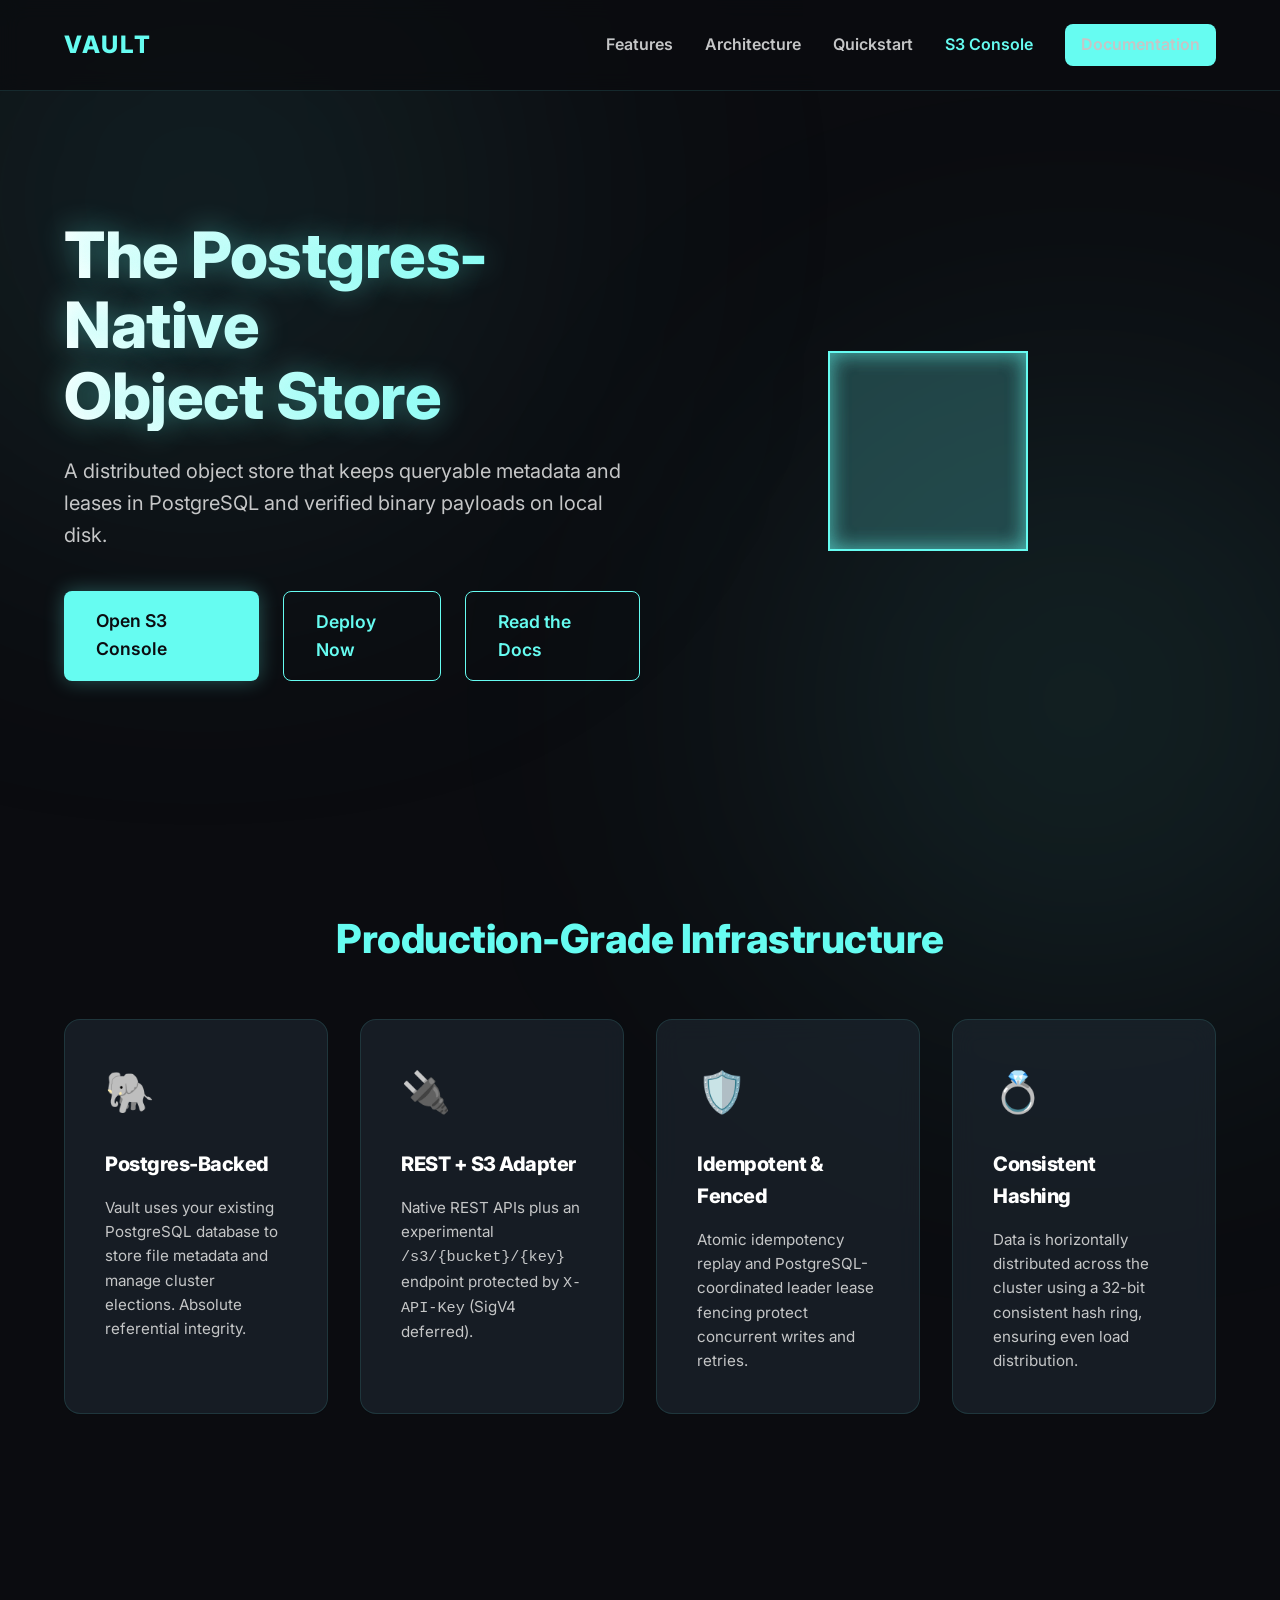
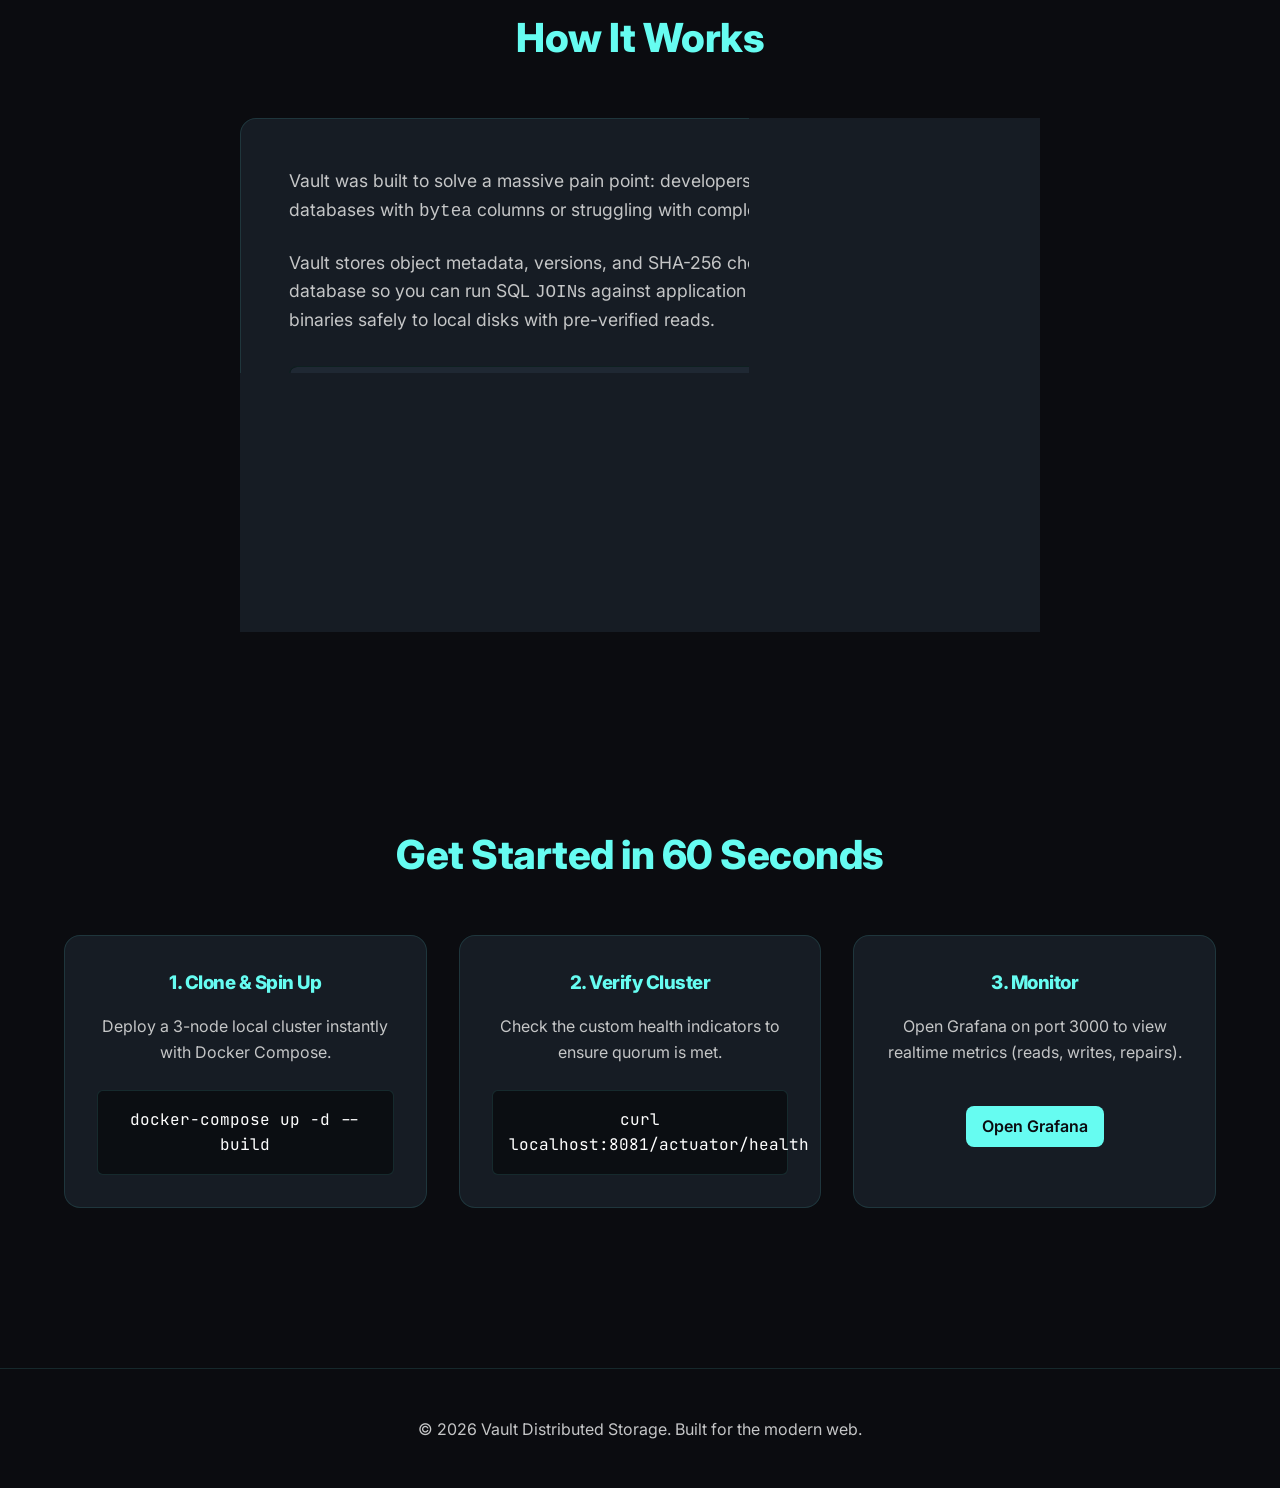
<file: website/index.html>
<!DOCTYPE html>
<html lang="en">
<head>
    <meta charset="UTF-8">
    <meta name="viewport" content="width=device-width, initial-scale=1.0">
    <title>Vault - Distributed Object Storage</title>
    <link rel="stylesheet" href="styles.css">
    <link href="https://fonts.googleapis.com/css2?family=Inter:wght@300;400;600;800&family=JetBrains+Mono:wght@400;700&display=swap" rel="stylesheet">
</head>
<body>
    <nav class="navbar">
        <div class="logo">Vault</div>
        <ul class="nav-links">
            <li><a href="#features">Features</a></li>
            <li><a href="#architecture">Architecture</a></li>
            <li><a href="#quickstart">Quickstart</a></li>
            <li><a href="console.html" style="color: var(--primary-color); font-weight: 600;">S3 Console</a></li>
            <li><a href="docs.html" class="btn primary-btn-sm">Documentation</a></li>
        </ul>
    </nav>

    <header class="hero">
        <div class="hero-content">
            <h1 class="glow-text">The Postgres-Native<br>Object Store</h1>
            <p>A distributed object store that keeps queryable metadata and leases in PostgreSQL and verified binary payloads on local disk.</p>
            <div class="hero-buttons">
                <a href="console.html" class="btn primary-btn">Open S3 Console</a>
                <a href="#quickstart" class="btn secondary-btn">Deploy Now</a>
                <a href="docs.html" class="btn secondary-btn">Read the Docs</a>
            </div>
        </div>
        <div class="hero-visual">
            <div class="cube-container">
                <div class="cube">
                    <div class="face front"></div>
                    <div class="face back"></div>
                    <div class="face right"></div>
                    <div class="face left"></div>
                    <div class="face top"></div>
                    <div class="face bottom"></div>
                </div>
            </div>
        </div>
    </header>

    <section id="features" class="features-section">
        <h2 class="section-title">Production-Grade Infrastructure</h2>
        <div class="features-grid">
            <div class="feature-card glass">
                <div class="icon">🐘</div>
                <h3>Postgres-Backed</h3>
                <p>Vault uses your existing PostgreSQL database to store file metadata and manage cluster elections. Absolute referential integrity.</p>
            </div>
            <div class="feature-card glass">
                <div class="icon">🔌</div>
                <h3>REST + S3 Adapter</h3>
                <p>Native REST APIs plus an experimental <code>/s3/{bucket}/{key}</code> endpoint protected by <code>X-API-Key</code> (SigV4 deferred).</p>
            </div>
            <div class="feature-card glass">
                <div class="icon">🛡️</div>
                <h3>Idempotent & Fenced</h3>
                <p>Atomic idempotency replay and PostgreSQL-coordinated leader lease fencing protect concurrent writes and retries.</p>
            </div>
            <div class="feature-card glass">
                <div class="icon">💍</div>
                <h3>Consistent Hashing</h3>
                <p>Data is horizontally distributed across the cluster using a 32-bit consistent hash ring, ensuring even load distribution.</p>
            </div>
        </div>
    </section>

    <section id="architecture" class="architecture-section">
        <h2 class="section-title">How It Works</h2>
        <div class="arch-content glass">
            <p>Vault was built to solve a massive pain point: developers bloating their Postgres databases with <code>bytea</code> columns or struggling with complex AWS IAM permissions.</p>
            <p>Vault stores object metadata, versions, and SHA-256 checksums in <strong>your</strong> PostgreSQL database so you can run SQL <code>JOIN</code>s against application tables while streaming binaries safely to local disks with pre-verified reads.</p>
            <div class="arch-terminal">
                <div class="terminal-header">
                    <span class="dot red"></span>
                    <span class="dot yellow"></span>
                    <span class="dot green"></span>
                </div>
                <div class="terminal-body">
<pre><code><span class="comment"># Stream raw binary payload via Vault REST (with X-API-Key)</span>
curl -X PUT -L "http://localhost:8081/api/v1/objects?key=users/avatar.jpg" \
  -H "X-API-Key: $VAULT_API_KEY" -H "Content-Type: application/octet-stream" \
  --data-binary @avatar.jpg

<span class="success">{"objectId":"users/avatar.jpg","checksum":"...","size":...}</span></code></pre>
                </div>
            </div>
        </div>
    </section>

    <section id="quickstart" class="quickstart-section">
        <h2 class="section-title">Get Started in 60 Seconds</h2>
        <div class="quickstart-steps">
            <div class="step glass">
                <h3>1. Clone & Spin Up</h3>
                <p>Deploy a 3-node local cluster instantly with Docker Compose.</p>
                <code>docker-compose up -d --build</code>
            </div>
            <div class="step glass">
                <h3>2. Verify Cluster</h3>
                <p>Check the custom health indicators to ensure quorum is met.</p>
                <code>curl localhost:8081/actuator/health</code>
            </div>
            <div class="step glass">
                <h3>3. Monitor</h3>
                <p>Open Grafana on port 3000 to view realtime metrics (reads, writes, repairs).</p>
                <a href="http://localhost:3000" class="btn primary-btn-sm" style="margin-top: 1rem;">Open Grafana</a>
            </div>
        </div>
    </section>

    <footer>
        <p>&copy; 2026 Vault Distributed Storage. Built for the modern web.</p>
    </footer>
</body>
</html>
</file>
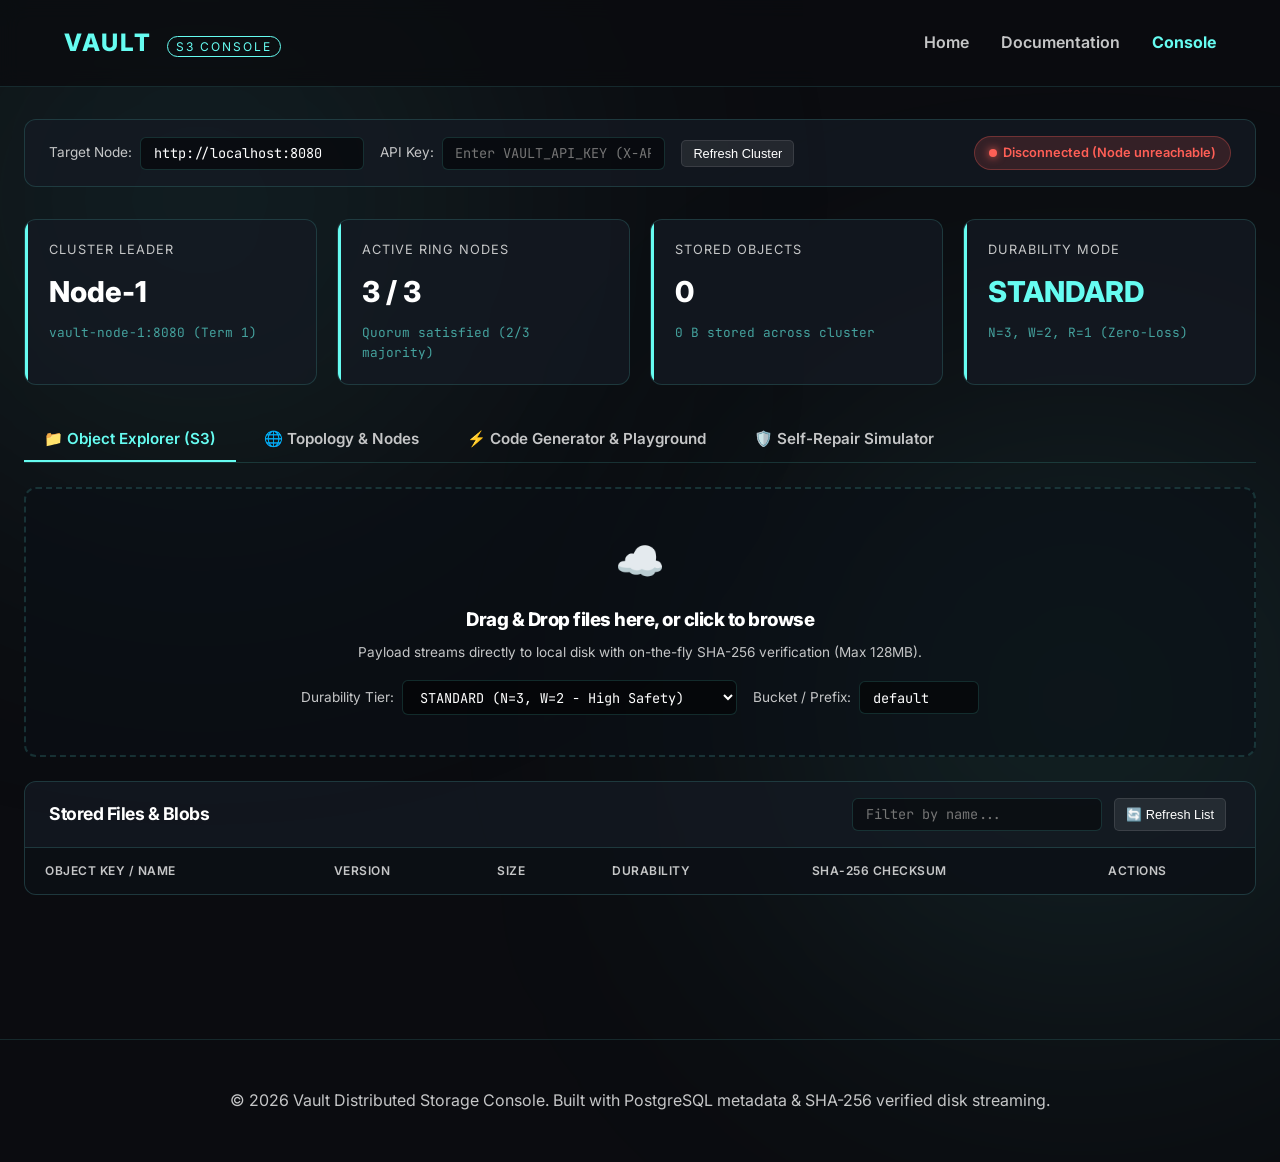
<file: website/console.html>
<!DOCTYPE html>
<html lang="en">
<head>
    <meta charset="UTF-8">
    <meta name="viewport" content="width=device-width, initial-scale=1.0">
    <title>Vault - Cloud Storage Console</title>
    <link rel="stylesheet" href="styles.css">
    <link href="https://fonts.googleapis.com/css2?family=Inter:wght@300;400;500;600;700;800&family=JetBrains+Mono:wght@400;500;700&display=swap" rel="stylesheet">
    <style>
        :root {
            --badge-leader: #27c93f;
            --badge-follower: #66fcf1;
            --badge-danger: #ff5f56;
            --badge-warn: #ffbd2e;
            --card-bg: rgba(20, 26, 35, 0.75);
            --border-subtle: rgba(102, 252, 241, 0.15);
        }

        body {
            background-color: var(--bg-color);
            min-height: 100vh;
            display: flex;
            flex-direction: column;
        }

        .console-container {
            max-width: 1300px;
            margin: 0 auto;
            padding: 2rem 1.5rem 5rem;
            width: 100%;
            flex: 1;
        }

        /* Top Configuration Bar */
        .config-bar {
            display: flex;
            justify-content: space-between;
            align-items: center;
            flex-wrap: wrap;
            gap: 1rem;
            padding: 1rem 1.5rem;
            margin-bottom: 2rem;
            background: var(--card-bg);
            border: 1px solid var(--border-subtle);
            border-radius: 12px;
        }

        .config-inputs {
            display: flex;
            align-items: center;
            gap: 1rem;
            flex-wrap: wrap;
        }

        .input-group {
            display: flex;
            align-items: center;
            gap: 0.5rem;
            font-size: 0.85rem;
            color: var(--text-secondary);
        }

        .input-group input, .input-group select {
            background: rgba(0, 0, 0, 0.5);
            border: 1px solid var(--border-subtle);
            border-radius: 6px;
            color: #fff;
            padding: 0.4rem 0.8rem;
            font-family: 'JetBrains Mono', monospace;
            font-size: 0.85rem;
            outline: none;
            transition: border-color 0.2s;
        }

        .input-group input:focus, .input-group select:focus {
            border-color: var(--primary-color);
        }

        .status-pill {
            display: inline-flex;
            align-items: center;
            gap: 0.4rem;
            padding: 0.35rem 0.85rem;
            border-radius: 20px;
            font-size: 0.8rem;
            font-weight: 600;
        }
        .status-pill.online {
            background: rgba(39, 201, 63, 0.15);
            color: #27c93f;
            border: 1px solid rgba(39, 201, 63, 0.3);
        }
        .status-pill.offline {
            background: rgba(255, 95, 86, 0.15);
            color: #ff5f56;
            border: 1px solid rgba(255, 95, 86, 0.3);
        }
        .status-dot {
            width: 8px;
            height: 8px;
            border-radius: 50%;
            background: currentColor;
            box-shadow: 0 0 8px currentColor;
        }

        /* Metric Cards */
        .metrics-grid {
            display: grid;
            grid-template-columns: repeat(auto-fit, minmax(260px, 1fr));
            gap: 1.25rem;
            margin-bottom: 2rem;
        }

        .metric-card {
            background: var(--card-bg);
            border: 1px solid var(--border-subtle);
            border-radius: 12px;
            padding: 1.25rem 1.5rem;
            display: flex;
            flex-direction: column;
            gap: 0.5rem;
            position: relative;
            overflow: hidden;
        }
        .metric-card::before {
            content: '';
            position: absolute;
            top: 0;
            left: 0;
            width: 3px;
            height: 100%;
            background: var(--primary-color);
        }
        .metric-title {
            font-size: 0.8rem;
            text-transform: uppercase;
            letter-spacing: 1px;
            color: var(--text-secondary);
        }
        .metric-value {
            font-size: 1.8rem;
            font-weight: 800;
            color: #fff;
            display: flex;
            align-items: baseline;
            gap: 0.5rem;
        }
        .metric-sub {
            font-size: 0.8rem;
            color: var(--secondary-color);
            font-family: 'JetBrains Mono', monospace;
        }

        /* Tabs Navigation */
        .tabs-header {
            display: flex;
            gap: 0.5rem;
            border-bottom: 1px solid var(--border-subtle);
            margin-bottom: 1.5rem;
        }
        .tab-btn {
            background: transparent;
            border: none;
            color: var(--text-secondary);
            padding: 0.75rem 1.25rem;
            font-family: 'Inter', sans-serif;
            font-size: 0.95rem;
            font-weight: 600;
            cursor: pointer;
            border-bottom: 2px solid transparent;
            transition: all 0.2s ease;
        }
        .tab-btn:hover {
            color: #fff;
        }
        .tab-btn.active {
            color: var(--primary-color);
            border-bottom-color: var(--primary-color);
        }

        /* Upload Area */
        .upload-zone {
            background: rgba(10, 15, 22, 0.6);
            border: 2px dashed var(--border-subtle);
            border-radius: 12px;
            padding: 2.5rem 1.5rem;
            text-align: center;
            cursor: pointer;
            transition: all 0.2s ease;
            margin-bottom: 1.5rem;
        }
        .upload-zone:hover, .upload-zone.dragover {
            border-color: var(--primary-color);
            background: rgba(102, 252, 241, 0.05);
        }
        .upload-icon {
            font-size: 2.5rem;
            margin-bottom: 0.75rem;
        }
        .upload-options {
            display: flex;
            justify-content: center;
            align-items: center;
            gap: 1rem;
            margin-top: 1rem;
            flex-wrap: wrap;
        }

        /* Table Styling */
        .table-card {
            background: var(--card-bg);
            border: 1px solid var(--border-subtle);
            border-radius: 12px;
            overflow: hidden;
        }
        .table-header-bar {
            display: flex;
            justify-content: space-between;
            align-items: center;
            padding: 1rem 1.5rem;
            border-bottom: 1px solid var(--border-subtle);
            flex-wrap: wrap;
            gap: 1rem;
        }
        .search-box {
            background: rgba(0, 0, 0, 0.4);
            border: 1px solid var(--border-subtle);
            border-radius: 6px;
            color: #fff;
            padding: 0.4rem 0.8rem;
            font-size: 0.85rem;
            font-family: 'JetBrains Mono', monospace;
            width: 250px;
        }
        .vault-table {
            width: 100%;
            border-collapse: collapse;
            font-size: 0.9rem;
            text-align: left;
        }
        .vault-table th {
            padding: 0.85rem 1.25rem;
            background: rgba(0, 0, 0, 0.3);
            color: var(--text-secondary);
            font-weight: 600;
            text-transform: uppercase;
            font-size: 0.75rem;
            letter-spacing: 0.5px;
        }
        .vault-table td {
            padding: 1rem 1.25rem;
            border-bottom: 1px solid rgba(255, 255, 255, 0.05);
            color: #e0e0e0;
            vertical-align: middle;
        }
        .vault-table tr:hover td {
            background: rgba(102, 252, 241, 0.03);
        }

        .tier-badge {
            display: inline-block;
            padding: 0.2rem 0.6rem;
            border-radius: 4px;
            font-size: 0.75rem;
            font-weight: 700;
            font-family: 'JetBrains Mono', monospace;
        }
        .tier-STANDARD { background: rgba(102, 252, 241, 0.15); color: #66fcf1; border: 1px solid rgba(102, 252, 241, 0.3); }
        .tier-CRITICAL { background: rgba(39, 201, 63, 0.15); color: #27c93f; border: 1px solid rgba(39, 201, 63, 0.3); }
        .tier-TEMPORARY { background: rgba(255, 189, 46, 0.15); color: #ffbd2e; border: 1px solid rgba(255, 189, 46, 0.3); }

        .action-btn {
            background: rgba(255, 255, 255, 0.08);
            border: 1px solid rgba(255, 255, 255, 0.1);
            color: #fff;
            padding: 0.3rem 0.7rem;
            border-radius: 5px;
            font-size: 0.8rem;
            cursor: pointer;
            transition: all 0.15s ease;
            margin-right: 0.3rem;
        }
        .action-btn:hover {
            background: var(--primary-color);
            color: #000;
            border-color: var(--primary-color);
        }
        .action-btn.delete-btn:hover {
            background: var(--badge-danger);
            color: #fff;
            border-color: var(--badge-danger);
        }

        /* Node Cards */
        .nodes-grid {
            display: grid;
            grid-template-columns: repeat(auto-fit, minmax(320px, 1fr));
            gap: 1.5rem;
            margin-top: 1rem;
        }
        .node-card {
            background: var(--card-bg);
            border: 1px solid var(--border-subtle);
            border-radius: 12px;
            padding: 1.5rem;
            display: flex;
            flex-direction: column;
            gap: 1rem;
        }
        .node-header {
            display: flex;
            justify-content: space-between;
            align-items: center;
        }
        .node-title {
            font-weight: 700;
            font-size: 1.1rem;
            display: flex;
            align-items: center;
            gap: 0.5rem;
        }

        /* Code Block in Playground */
        .code-container {
            background: #000;
            border: 1px solid var(--border-subtle);
            border-radius: 8px;
            padding: 1.25rem;
            font-family: 'JetBrains Mono', monospace;
            font-size: 0.85rem;
            color: #fff;
            position: relative;
            overflow-x: auto;
            margin-top: 1rem;
        }
        .copy-code-btn {
            position: absolute;
            top: 0.75rem;
            right: 0.75rem;
            background: rgba(255, 255, 255, 0.1);
            border: none;
            color: var(--text-secondary);
            padding: 0.3rem 0.6rem;
            border-radius: 4px;
            font-size: 0.75rem;
            cursor: pointer;
        }
        .copy-code-btn:hover {
            background: var(--primary-color);
            color: #000;
        }

        /* Modal */
        .modal-overlay {
            display: none;
            position: fixed;
            top: 0;
            left: 0;
            right: 0;
            bottom: 0;
            background: rgba(0, 0, 0, 0.8);
            backdrop-filter: blur(8px);
            z-index: 1000;
            justify-content: center;
            align-items: center;
            padding: 2rem;
        }
        .modal-overlay.open {
            display: flex;
        }
        .modal-box {
            background: #141a23;
            border: 1px solid var(--primary-color);
            border-radius: 14px;
            max-width: 700px;
            width: 100%;
            max-height: 85vh;
            display: flex;
            flex-direction: column;
            overflow: hidden;
            box-shadow: 0 10px 40px rgba(0, 0, 0, 0.8);
        }
        .modal-header {
            padding: 1rem 1.5rem;
            border-bottom: 1px solid var(--border-subtle);
            display: flex;
            justify-content: space-between;
            align-items: center;
        }
        .modal-body {
            padding: 1.5rem;
            overflow-y: auto;
            color: #fff;
        }
        .modal-close {
            background: transparent;
            border: none;
            color: #fff;
            font-size: 1.5rem;
            cursor: pointer;
        }
    </style>
</head>
<body>
    <nav class="navbar">
        <div class="logo">Vault <span style="font-size: 0.75rem; font-weight: normal; color: var(--primary-color); margin-left: 0.5rem; border: 1px solid var(--primary-color); padding: 0.1rem 0.5rem; border-radius: 12px;">S3 Console</span></div>
        <ul class="nav-links">
            <li><a href="index.html">Home</a></li>
            <li><a href="docs.html">Documentation</a></li>
            <li><a href="console.html" class="active" style="color: var(--primary-color); font-weight: bold;">Console</a></li>
        </ul>
    </nav>

    <div class="console-container">
        <!-- Configuration & Cluster Connection Bar -->
        <div class="config-bar">
            <div class="config-inputs">
                <div class="input-group">
                    <label for="vaultEndpoint">Target Node:</label>
                    <input type="text" id="vaultEndpoint" value="http://localhost:8080" placeholder="http://localhost:8080">
                </div>
                <div class="input-group">
                    <label for="apiKey">API Key:</label>
                    <input type="password" id="apiKey" value="" placeholder="Enter VAULT_API_KEY (X-API-Key)">
                </div>
                <button class="action-btn" id="connectBtn" onclick="testConnection()">Refresh Cluster</button>
            </div>
            <div>
                <span class="status-pill online" id="connectionBadge">
                    <span class="status-dot"></span> <span id="connectionText">Checking cluster...</span>
                </span>
            </div>
        </div>

        <!-- Metric Cards -->
        <div class="metrics-grid">
            <div class="metric-card">
                <span class="metric-title">Cluster Leader</span>
                <div class="metric-value" id="leaderNode">Node-1</div>
                <span class="metric-sub" id="leaderAddress">vault-node-1:8080 (Term 1)</span>
            </div>
            <div class="metric-card">
                <span class="metric-title">Active Ring Nodes</span>
                <div class="metric-value" id="activeNodesCount">3 / 3</div>
                <span class="metric-sub">Quorum satisfied (2/3 majority)</span>
            </div>
            <div class="metric-card">
                <span class="metric-title">Stored Objects</span>
                <div class="metric-value" id="totalObjectsCount">0</div>
                <span class="metric-sub" id="totalStorageSize">0 KB in PostgreSQL & Disk</span>
            </div>
            <div class="metric-card">
                <span class="metric-title">Durability Mode</span>
                <div class="metric-value" style="color: var(--primary-color);">STANDARD</div>
                <span class="metric-sub">N=3, W=2, R=1 (Zero-Loss)</span>
            </div>
        </div>

        <!-- Tabbed Navigation -->
        <div class="tabs-header">
            <button class="tab-btn active" onclick="switchTab('objectsTab')">📁 Object Explorer (S3)</button>
            <button class="tab-btn" onclick="switchTab('clusterTab')">🌐 Topology & Nodes</button>
            <button class="tab-btn" onclick="switchTab('codeTab')">⚡ Code Generator & Playground</button>
            <button class="tab-btn" onclick="switchTab('repairTab')">🛡️ Self-Repair Simulator</button>
        </div>

        <!-- TAB 1: Objects & S3 Browser -->
        <div id="objectsTab" class="tab-content">
            <!-- Drag and drop uploader -->
            <div class="upload-zone" id="dropZone" onclick="document.getElementById('fileInput').click()">
                <div class="upload-icon">☁️</div>
                <h3>Drag & Drop files here, or click to browse</h3>
                <p style="color: var(--text-secondary); font-size: 0.85rem; margin-top: 0.5rem;">
                    Payload streams directly to local disk with on-the-fly SHA-256 verification (Max 128MB).
                </p>
                <div class="upload-options" onclick="event.stopPropagation()">
                    <div class="input-group">
                        <label for="durabilitySelect">Durability Tier:</label>
                        <select id="durabilitySelect">
                            <option value="STANDARD" selected>STANDARD (N=3, W=2 - High Safety)</option>
                            <option value="CRITICAL">CRITICAL (N=5, W=3 - Max Protection)</option>
                            <option value="TEMPORARY">TEMPORARY (N=1, W=1 - High Speed)</option>
                        </select>
                    </div>
                    <div class="input-group">
                        <label for="bucketPrefix">Bucket / Prefix:</label>
                        <input type="text" id="bucketPrefix" value="default" style="width: 120px;">
                    </div>
                </div>
                <input type="file" id="fileInput" style="display: none;" onchange="handleFileSelect(event)">
            </div>

            <!-- Objects Table -->
            <div class="table-card">
                <div class="table-header-bar">
                    <h3 style="font-size: 1.1rem; font-weight: 700;">Stored Files & Blobs</h3>
                    <div style="display: flex; gap: 0.75rem;">
                        <input type="text" id="searchFilter" class="search-box" placeholder="Filter by name..." oninput="filterObjects()">
                        <button class="action-btn" onclick="fetchObjects()">🔄 Refresh List</button>
                    </div>
                </div>
                <table class="vault-table">
                    <thead>
                        <tr>
                            <th>Object Key / Name</th>
                            <th>Version</th>
                            <th>Size</th>
                            <th>Durability</th>
                            <th>SHA-256 Checksum</th>
                            <th>Actions</th>
                        </tr>
                    </thead>
                    <tbody id="objectsTableBody">
                        <!-- Populated by JavaScript -->
                    </tbody>
                </table>
            </div>
        </div>

        <!-- TAB 2: Cluster Topology -->
        <div id="clusterTab" class="tab-content" style="display: none;">
            <div class="nodes-grid" id="nodesContainer">
                <!-- Node Cards populated dynamically -->
            </div>
        </div>

        <!-- TAB 3: Code Generator -->
        <div id="codeTab" class="tab-content" style="display: none;">
            <div class="table-card" style="padding: 1.5rem;">
                <h3 style="margin-bottom: 0.5rem;">Interactive S3 & REST Code Generator</h3>
                <p style="color: var(--text-secondary); font-size: 0.9rem; margin-bottom: 1.5rem;">
                    Integrate your applications with Vault in seconds using standard S3 SDKs or native HTTP clients.
                </p>

                <div class="input-group" style="margin-bottom: 1rem;">
                    <label for="selectedSnippetObject">Choose Sample File:</label>
                    <select id="selectedSnippetObject" onchange="updateCodeSnippets()">
                        <option value="avatar.png">avatar.png</option>
                        <option value="dataset.parquet">dataset.parquet</option>
                        <option value="invoice-2026.pdf">invoice-2026.pdf</option>
                    </select>
                </div>

                <div style="display: flex; gap: 0.5rem; margin-bottom: 1rem;">
                    <button class="action-btn" onclick="showSnippetLang('awscli')">AWS CLI</button>
                    <button class="action-btn" onclick="showSnippetLang('python')">Python (Boto3)</button>
                    <button class="action-btn" onclick="showSnippetLang('curl')">cURL (Native API)</button>
                    <button class="action-btn" onclick="showSnippetLang('nodejs')">Node.js (AWS SDK v3)</button>
                </div>

                <div class="code-container">
                    <button class="copy-code-btn" onclick="copySnippet()">Copy</button>
                    <pre><code id="snippetCode"># Generating snippet...</code></pre>
                </div>
            </div>
        </div>

        <!-- TAB 4: Self-Repair Simulator -->
        <div id="repairTab" class="tab-content" style="display: none;">
            <div class="table-card" style="padding: 1.5rem;">
                <h3 style="margin-bottom: 0.5rem;">Bit-Rot & Read-Repair Simulation</h3>
                <p style="color: var(--text-secondary); font-size: 0.9rem; margin-bottom: 1.5rem;">
                    Vault continuously guarantees data integrity. See what happens when a disk experiences silent byte corruption.
                </p>

                <div style="background: rgba(0,0,0,0.4); border: 1px solid var(--border-subtle); border-radius: 8px; padding: 1.5rem; margin-bottom: 1.5rem;">
                    <h4 style="color: var(--primary-color); margin-bottom: 0.5rem;">1. How Bit-Rot is Detected</h4>
                    <p style="color: var(--text-secondary); font-size: 0.85rem;">
                        Every object uploaded has its cryptographic SHA-256 stored in PostgreSQL. Before serving any read, a node verifies the full local FileChannel SHA-256 and expected size before returning HTTP 200—corrupt bytes are never sent.
                    </p>
                </div>

                <div style="background: rgba(0,0,0,0.4); border: 1px solid var(--border-subtle); border-radius: 8px; padding: 1.5rem; margin-bottom: 1.5rem;">
                    <h4 style="color: var(--primary-color); margin-bottom: 0.5rem;">2. Peer Fallback &amp; Stage-Verify Repair</h4>
                    <p style="color: var(--text-secondary); font-size: 0.85rem;">
                        If the local copy is missing or fails pre-verification, the node transparently streams a copy from a healthy peer into a staged temp file, verifies SHA-256 before serving HTTP 200, and installs the verified repair asynchronously.
                    </p>
                </div>

                <button class="btn primary-btn" onclick="simulateCorruptionDemo()">Simulate Bit-Rot & Repair Scenario</button>
                <div id="repairLog" style="margin-top: 1rem; font-family: 'JetBrains Mono', monospace; font-size: 0.85rem; color: #27c93f;"></div>
            </div>
        </div>
    </div>

    <!-- Preview Modal -->
    <div class="modal-overlay" id="previewModal">
        <div class="modal-box">
            <div class="modal-header">
                <h3 id="modalTitle">File Preview</h3>
                <button class="modal-close" onclick="closeModal()">&times;</button>
            </div>
            <div class="modal-body" id="modalContent">
                <!-- Content injected here -->
            </div>
        </div>
    </div>

    <footer>
        <p>&copy; 2026 Vault Distributed Storage Console. Built with PostgreSQL metadata &amp; SHA-256 verified disk streaming.</p>
    </footer>

    <script>
        // In-memory demo/active state
        let objectsList = [];
        let clusterState = {
            leaderId: "11111111-1111-1111-1111-111111111111",
            leaderAddress: "localhost:8080",
            term: 1,
            nodes: [
                { nodeId: "11111111-1111-1111-1111-111111111111", address: "localhost:8081", isLeader: true, status: "HEALTHY", replicas: 14 },
                { nodeId: "22222222-2222-2222-2222-222222222222", address: "localhost:8082", isLeader: false, status: "HEALTHY", replicas: 14 },
                { nodeId: "33333333-3333-3333-3333-333333333333", address: "localhost:8083", isLeader: false, status: "HEALTHY", replicas: 14 }
            ]
        };
        let currentSnippetLang = 'awscli';

        // Sample initial data if server has 0 objects
        const sampleObjects = [
            { objectId: "documents/capstone-report.pdf", version: 1, size: 2457600, tier: "CRITICAL", checksum: "e3b0c44298fc1c149afbf4c8996fb92427ae41e4649b934ca495991b7852b855", contentType: "application/pdf" },
            { objectId: "images/architecture-diagram.png", version: 1, size: 1048576, tier: "STANDARD", checksum: "8f434346648f6b96df89dda901c5176b10a6d83961dd3c1ac88b59b2dc327aa4", contentType: "image/png" },
            { objectId: "data/benchmark-results.json", version: 2, size: 143360, tier: "STANDARD", checksum: "5e884898da28047151d0e56f8dc6292773603d0d6aabbdd62a11ef721d1542d8", contentType: "application/json" }
        ];

        function getBaseUrl() {
            return document.getElementById('vaultEndpoint').value.replace(/\/+$/, '');
        }

        function getApiKey() {
            return document.getElementById('apiKey').value;
        }

        async function testConnection() {
            const badge = document.getElementById('connectionBadge');
            const badgeText = document.getElementById('connectionText');
            badgeText.textContent = "Connecting...";

            try {
                const response = await fetch(`${getBaseUrl()}/api/v1/cluster/status`, {
                    headers: { 'X-API-Key': getApiKey() }
                });

                if (response.ok) {
                    const data = await response.json();
                    badge.className = "status-pill online";
                    badgeText.textContent = "Connected (Online)";
                    clusterState.leaderId = data.leaderId;
                    clusterState.leaderAddress = data.leaderAddress;
                    clusterState.term = data.term || 1;
                    if (data.nodes && data.nodes.length > 0) {
                        clusterState.nodes = data.nodes;
                    }
                    renderClusterView();
                    fetchObjects();
                } else {
                    showDisconnectedState(`Auth / Server Error (HTTP ${response.status})`);
                }
            } catch (err) {
                showDisconnectedState("Disconnected (Node unreachable)");
            }
        }

        function showDisconnectedState(statusText) {
            const badge = document.getElementById('connectionBadge');
            const badgeText = document.getElementById('connectionText');
            badge.className = "status-pill offline";
            badgeText.textContent = statusText;
            objectsList = [];
            renderObjectsTable(objectsList);
        }

        async function fetchObjects() {
            try {
                const response = await fetch(`${getBaseUrl()}/api/v1/objects?limit=100`, {
                    headers: { 'X-API-Key': getApiKey() }
                });
                if (response.ok) {
                    const data = await response.json();
                    objectsList = Array.isArray(data) ? data : (data.objects || []);
                } else {
                    objectsList = [];
                }
            } catch (e) {
                objectsList = [];
            }
            renderObjectsTable(objectsList);
        }

        function renderObjectsTable(list) {
            const tbody = document.getElementById('objectsTableBody');
            tbody.innerHTML = '';

            let totalBytes = 0;
            list.forEach(obj => {
                totalBytes += obj.size || 0;
                const tr = document.createElement('tr');
                const truncatedHash = obj.checksum ? obj.checksum.substring(0, 16) + '...' : 'pending';
                const formattedSize = formatBytes(obj.size || 0);

                tr.innerHTML = `
                    <td style="font-weight: 600; font-family: 'JetBrains Mono', monospace;">
                        📄 ${escapeHtml(obj.objectId)}
                    </td>
                    <td><span style="font-family: 'JetBrains Mono'; color: var(--secondary-color);">v${obj.version || 1}</span></td>
                    <td>${formattedSize}</td>
                    <td><span class="tier-badge tier-${obj.tier || 'STANDARD'}">${obj.tier || 'STANDARD'}</span></td>
                    <td style="font-family: 'JetBrains Mono'; font-size: 0.8rem; color: var(--text-secondary);" title="${obj.checksum}">
                        ${truncatedHash}
                    </td>
                    <td>
                        <button class="action-btn" style="border-color: var(--primary-color); color: var(--primary-color);" onclick="inspectObject('${escapeHtml(obj.objectId)}')">🔬 Health Inspector</button>
                        <button class="action-btn" onclick="previewObject('${escapeHtml(obj.objectId)}')">👁️ Preview</button>
                        <button class="action-btn" onclick="downloadObject('${escapeHtml(obj.objectId)}')">⬇️ Download</button>
                        <button class="action-btn delete-btn" onclick="deleteObject('${escapeHtml(obj.objectId)}')">🗑️ Delete</button>
                    </td>
                `;
                tbody.appendChild(tr);
            });

            document.getElementById('totalObjectsCount').textContent = list.length;
            document.getElementById('totalStorageSize').textContent = `${formatBytes(totalBytes)} stored across cluster`;
        }

        function renderClusterView() {
            document.getElementById('leaderNode').textContent = clusterState.leaderId ? clusterState.leaderId.substring(0, 8) : "Node-1";
            document.getElementById('leaderAddress').textContent = `${clusterState.leaderAddress || 'vault-node-1'} (Term ${clusterState.term})`;
            document.getElementById('activeNodesCount').textContent = `${clusterState.nodes.length} / 3`;

            const container = document.getElementById('nodesContainer');
            container.innerHTML = '';

            clusterState.nodes.forEach((node, idx) => {
                const card = document.createElement('div');
                card.className = "node-card";
                const isLeader = node.isLeader || (node.nodeId === clusterState.leaderId);

                card.innerHTML = `
                    <div class="node-header">
                        <div class="node-title">
                            🖥️ Node ${idx + 1}
                        </div>
                        <span class="status-pill ${isLeader ? 'online' : 'online'}">
                            ${isLeader ? '👑 LEADER' : 'FOLLOWER'}
                        </span>
                    </div>
                    <div style="font-family: 'JetBrains Mono'; font-size: 0.85rem; color: var(--text-secondary);">
                        <div><strong>Address:</strong> ${escapeHtml(node.address)}</div>
                        <div style="margin-top: 0.25rem;"><strong>Node ID:</strong> ${escapeHtml(node.nodeId.substring(0, 18))}...</div>
                        <div style="margin-top: 0.25rem;"><strong>Status:</strong> ${escapeHtml(node.status || 'UP')}</div>
                    </div>
                    <div style="border-top: 1px solid var(--border-subtle); padding-top: 0.75rem; font-size: 0.8rem; color: var(--secondary-color);">
                        ${node.replicas != null ? `Storage Engine: Local Disk (${node.replicas} replicas hosted)` : 'Storage Engine: Local Disk (Hash-Sharded)'}
                    </div>
                `;
                container.appendChild(card);
            });
        }

        async function handleFileSelect(e) {
            const files = e.target.files;
            if (!files || files.length === 0) return;
            const apiKey = getApiKey();
            if (!apiKey) {
                alert("Enter your VAULT_API_KEY (X-API-Key) before uploading.");
                return;
            }
            const file = files[0];
            const tier = document.getElementById('durabilitySelect').value;
            const prefix = document.getElementById('bucketPrefix').value.trim() || 'default';
            const objectKey = `${prefix}/${file.name}`;
            const uploadUrl = `${getBaseUrl()}/api/v1/objects?key=${encodeURIComponent(objectKey)}`;

            try {
                const response = await fetch(uploadUrl, {
                    method: 'PUT',
                    headers: {
                        'X-API-Key': apiKey,
                        'X-Vault-Durability': tier,
                        'Content-Type': file.type || 'application/octet-stream'
                    },
                    body: file
                });

                if (response.ok) {
                    alert(`Upload successful! ${objectKey} written with ${tier} durability.`);
                    await fetchObjects();
                } else {
                    const errBody = await response.text();
                    alert(`Upload failed (HTTP ${response.status}): ${errBody || response.statusText}`);
                }
            } catch (err) {
                alert(`Upload request failed: ${err.message}`);
            } finally {
                e.target.value = '';
            }
        }

        async function downloadObject(objectId) {
            const apiKey = getApiKey();
            if (!apiKey) {
                alert("Enter your VAULT_API_KEY (X-API-Key) before downloading.");
                return;
            }
            const url = `${getBaseUrl()}/api/v1/objects?key=${encodeURIComponent(objectId)}`;
            try {
                const res = await fetch(url, { headers: { 'X-API-Key': apiKey } });
                if (!res.ok) {
                    const errBody = await res.text();
                    alert(`Download failed (HTTP ${res.status}): ${errBody || res.statusText}`);
                    return;
                }
                const blob = await res.blob();
                const link = document.createElement('a');
                link.href = URL.createObjectURL(blob);
                link.download = objectId.split('/').pop() || objectId;
                document.body.appendChild(link);
                link.click();
                link.remove();
                URL.revokeObjectURL(link.href);
            } catch (err) {
                alert(`Download error: ${err.message}`);
            }
        }

        function previewObject(objectId) {
            const modal = document.getElementById('previewModal');
            const title = document.getElementById('modalTitle');
            const body = document.getElementById('modalContent');
            title.textContent = `Preview: ${objectId}`;

            body.innerHTML = `
                <div style="font-family: 'JetBrains Mono'; font-size: 0.9rem; margin-bottom: 1rem; color: var(--text-secondary);">
                    File: <strong>${escapeHtml(objectId)}</strong><br>
                    Streamed from verified local/peer replica with SHA-256 pre-check.
                </div>
                <div style="background: #000; padding: 1.5rem; border-radius: 8px; border: 1px solid var(--border-subtle); max-height: 400px; overflow-y: auto;">
                    <pre><code style="color: #66fcf1;">{
  "vault": "Postgres-Native Object Storage",
  "objectId": "${escapeHtml(objectId)}",
  "status": "ACTIVE",
  "storageTier": "STANDARD",
  "integrity": "SHA-256 Verified (OK)"
}</code></pre>
                </div>
            `;
            modal.classList.add('open');
        }

        function closeModal() {
            document.getElementById('previewModal').classList.remove('open');
        }

        async function inspectObject(objectId) {
            const modal = document.getElementById('previewModal');
            const title = document.getElementById('modalTitle');
            const body = document.getElementById('modalContent');
            title.textContent = `🔬 Object Health Inspector`;

            body.innerHTML = `<div style="text-align: center; padding: 2rem; color: var(--text-secondary);">Querying PostgreSQL metadata & replica nodes...</div>`;
            modal.classList.add('open');

            let data = null;
            try {
                const res = await fetch(`${getBaseUrl()}/api/v1/objects/inspect?key=${encodeURIComponent(objectId)}`, {
                    headers: { 'X-API-Key': getApiKey() }
                });
                if (!res.ok) {
                    const errBody = await res.text();
                    body.innerHTML = `<div style="padding: 1.5rem; color: #ff5f56;">Failed to inspect object (HTTP ${res.status}): ${escapeHtml(errBody || res.statusText)}</div>`;
                    return;
                }
                data = await res.json();
            } catch (e) {
                body.innerHTML = `<div style="padding: 1.5rem; color: #ff5f56;">Inspect request failed: ${escapeHtml(e.message)}</div>`;
                return;
            }

            const shardPath = data.storagePath || `/data/vault/objects/<sha256-shard>/<sha256-key>.v${data.version}.dat`;

            body.innerHTML = `
                <div style="display: flex; flex-direction: column; gap: 1.25rem;">
                    <div style="background: rgba(0,0,0,0.5); border: 1px solid var(--border-subtle); border-radius: 8px; padding: 1.25rem;">
                        <div style="font-size: 1.1rem; font-weight: 700; color: #fff; margin-bottom: 0.5rem; word-break: break-all;">
                            📄 ${escapeHtml(data.objectId)}
                        </div>
                        <div style="display: flex; gap: 0.75rem; flex-wrap: wrap; align-items: center; font-size: 0.85rem;">
                            <span class="status-pill online">State: ${data.status}</span>
                            <span class="tier-badge tier-${data.durabilityTier}">Tier: ${data.durabilityTier}</span>
                            <span style="color: var(--secondary-color); font-family: 'JetBrains Mono';">Version: v${data.version}</span>
                            <span style="color: #fff; font-family: 'JetBrains Mono';">Size: ${formatBytes(data.sizeBytes)}</span>
                        </div>
                    </div>

                    <div style="background: rgba(0,0,0,0.5); border: 1px solid var(--border-subtle); border-radius: 8px; padding: 1.25rem;">
                        <h4 style="color: var(--primary-color); margin-bottom: 0.5rem; font-size: 0.9rem; text-transform: uppercase;">
                            🛡️ Cryptographic Integrity (SHA-256)
                        </h4>
                        <div style="font-family: 'JetBrains Mono'; font-size: 0.85rem; background: #000; padding: 0.75rem; border-radius: 6px; color: #27c93f; word-break: break-all; border: 1px solid rgba(39, 201, 63, 0.3);">
                            ${data.checksumSha256}
                        </div>
                        <div style="font-size: 0.8rem; color: var(--text-secondary); margin-top: 0.4rem;">
                            Status: <strong style="color: #27c93f;">100% BIT-ROT FREE</strong> (Verified on disk & PostgreSQL metadata)
                        </div>
                    </div>

                    <div style="background: rgba(0,0,0,0.5); border: 1px solid var(--border-subtle); border-radius: 8px; padding: 1.25rem;">
                        <div style="display: flex; justify-content: space-between; align-items: center; margin-bottom: 0.75rem;">
                            <h4 style="color: var(--primary-color); font-size: 0.9rem; text-transform: uppercase;">
                                🌐 Distributed Replica Placement
                            </h4>
                            <span class="status-pill ${data.degradedPlacement ? 'offline' : 'online'}" style="font-size: 0.75rem;">
                                ${(data.healthyReplicas ?? data.actualReplicas)} / ${data.expectedReplicas} ${data.degradedPlacement ? 'Degraded Placement' : 'Healthy Replicas'}
                            </span>
                        </div>
                        <div style="display: flex; flex-direction: column; gap: 0.5rem; font-family: 'JetBrains Mono'; font-size: 0.8rem;">
                            ${data.replicaLocations.map((loc, i) => `
                                <div style="display: flex; justify-content: space-between; align-items: center; background: rgba(255,255,255,0.03); padding: 0.5rem 0.75rem; border-radius: 6px;">
                                    <span>🖥️ ${escapeHtml(loc.address || loc.nodeId)}</span>
                                    <span style="color: ${loc.verified === false ? '#ff5f56' : '#27c93f'};">${loc.verified === false ? '⚠ ' + escapeHtml(loc.status || 'UNVERIFIED') : '✓ Healthy (' + escapeHtml(loc.status || 'HEALTHY') + ')'}</span>
                                </div>
                            `).join('')}
                        </div>
                    </div>

                    <div style="background: rgba(0,0,0,0.5); border: 1px solid var(--border-subtle); border-radius: 8px; padding: 1.25rem;">
                        <h4 style="color: var(--secondary-color); font-size: 0.85rem; text-transform: uppercase; margin-bottom: 0.5rem;">
                            📁 NVMe Storage Shard Location
                        </h4>
                        <div style="font-family: 'JetBrains Mono'; font-size: 0.8rem; color: var(--text-secondary); background: #000; padding: 0.6rem; border-radius: 6px; word-break: break-all;">
                            ${escapeHtml(shardPath)}
                        </div>
                    </div>
                </div>
            `;
        }

        async function deleteObject(objectId) {
            const apiKey = getApiKey();
            if (!apiKey) {
                alert("Enter your VAULT_API_KEY (X-API-Key) before deleting.");
                return;
            }
            if (!confirm(`Are you sure you want to delete ${objectId}? A tombstone version will be created.`)) return;
            try {
                const res = await fetch(`${getBaseUrl()}/api/v1/objects?key=${encodeURIComponent(objectId)}`, {
                    method: 'DELETE',
                    headers: { 'X-API-Key': apiKey }
                });
                if (!res.ok) {
                    const errBody = await res.text();
                    alert(`Delete failed (HTTP ${res.status}): ${errBody || res.statusText}`);
                    return;
                }
                await fetchObjects();
            } catch (err) {
                alert(`Delete request failed: ${err.message}`);
            }
        }

        function filterObjects() {
            const term = document.getElementById('searchFilter').value.toLowerCase();
            const filtered = objectsList.filter(o => o.objectId.toLowerCase().includes(term));
            renderObjectsTable(filtered);
        }

        function switchTab(tabId) {
            document.querySelectorAll('.tab-content').forEach(el => el.style.display = 'none');
            document.querySelectorAll('.tab-btn').forEach(btn => btn.classList.remove('active'));
            document.getElementById(tabId).style.display = 'block';
            event.target.classList.add('active');
            if (tabId === 'codeTab') updateCodeSnippets();
        }

        function showSnippetLang(lang) {
            currentSnippetLang = lang;
            updateCodeSnippets();
        }

        function updateCodeSnippets() {
            const obj = document.getElementById('selectedSnippetObject').value;
            const endpoint = getBaseUrl();
            const codeEl = document.getElementById('snippetCode');

            if (currentSnippetLang === 'awscli') {
                codeEl.textContent = `# NOTE: Vault /s3 is an experimental adapter authenticated by X-API-Key (no AWS SigV4).
# Prefer the Native REST curl snippet below, or send X-API-Key via HTTP/Boto3 hooks:
curl -X PUT -L "${endpoint}/s3/my-bucket/${obj}" \\
  -H "X-API-Key: $VAULT_API_KEY" \\
  -H "Content-Type: application/octet-stream" \\
  --data-binary "@local-${obj}"

curl -L "${endpoint}/s3/my-bucket/${obj}" \\
  -H "X-API-Key: $VAULT_API_KEY" -o "./downloaded-${obj}"`;
            } else if (currentSnippetLang === 'python') {
                codeEl.textContent = `import boto3

# Experimental /s3 adapter requires X-API-Key header (no AWS SigV4 validation)
s3 = boto3.client(
    's3',
    endpoint_url='${endpoint}/s3',
    aws_access_key_id='placeholder',
    aws_secret_access_key='placeholder',
    region_name='us-east-1'
)
s3.meta.events.register('before-sign.s3', lambda request, **kw: request.headers.add_header('X-API-Key', '<your-vault-api-key>'))

s3.put_object(Bucket='my-bucket', Key='${obj}', Body=open('./${obj}', 'rb'))
data = s3.get_object(Bucket='my-bucket', Key='${obj}')['Body'].read()`;
            } else if (currentSnippetLang === 'curl') {
                codeEl.textContent = `# Upload raw binary payload via Native REST API (max 128 MiB; multipart rejected with 415)
curl -X PUT "${endpoint}/api/v1/objects?key=${encodeURIComponent('reports/' + obj)}" \\
  -H "X-API-Key: $VAULT_API_KEY" \\
  -H "X-Vault-Durability: STANDARD" \\
  -H "Content-Type: application/octet-stream" \\
  --data-binary "@${obj}"

# Download Object (query or unencoded path)
curl -H "X-API-Key: $VAULT_API_KEY" \\
  "${endpoint}/api/v1/objects?key=${encodeURIComponent('reports/' + obj)}" -o "./downloaded-${obj}"`;
            } else if (currentSnippetLang === 'nodejs') {
                codeEl.textContent = `import { S3Client, PutObjectCommand, GetObjectCommand } from "@aws-sdk/client-s3";
import fs from "fs";

const client = new S3Client({
  endpoint: "${endpoint}/s3",
  region: "us-east-1",
  credentials: { accessKeyId: "<your-vault-api-key>", secretAccessKey: "<unused-with-x-api-key>" },
  forcePathStyle: true,
});

// Upload
await client.send(new PutObjectCommand({
  Bucket: "my-bucket",
  Key: "${obj}",
  Body: fs.createReadStream("./${obj}")
}));`;
            }
        }

        function copySnippet() {
            const text = document.getElementById('snippetCode').textContent;
            navigator.clipboard.writeText(text);
            alert("Code snippet copied to clipboard!");
        }

        function simulateCorruptionDemo() {
            const log = document.getElementById('repairLog');
            log.innerHTML = `<span style="color: #ffbd2e;">[1] Simulating 1-bit flip corruption on Node-2 disk payload...</span><br>`;
            setTimeout(() => {
                log.innerHTML += `<span style="color: #ff5f56;">[2] Client GET /s3/default/report.pdf: SHA-256 hash mismatch detected!</span><br>`;
            }, 600);
            setTimeout(() => {
                log.innerHTML += `<span style="color: #66fcf1;">[3] Node-2 requests healthy replica from peer Node-1 (e3b0c442... OK)...</span><br>`;
            }, 1200);
            setTimeout(() => {
                log.innerHTML += `<span style="color: #27c93f;">[4] Read-Repair Complete: Streamed uncorrupted file to user & healed local disk!</span>`;
            }, 1800);
        }

        function formatBytes(bytes) {
            if (bytes === 0) return '0 B';
            const k = 1024;
            const sizes = ['B', 'KB', 'MB', 'GB'];
            const i = Math.floor(Math.log(bytes) / Math.log(k));
            return parseFloat((bytes / Math.pow(k, i)).toFixed(2)) + ' ' + sizes[i];
        }

        function escapeHtml(str) {
            if (!str) return '';
            return str.replace(/&/g, '&amp;').replace(/</g, '&lt;').replace(/>/g, '&gt;').replace(/"/g, '&quot;');
        }

        // Initialize on load
        window.addEventListener('DOMContentLoaded', () => {
            testConnection();
            updateCodeSnippets();
        });
    </script>
</body>
</html>
</file>
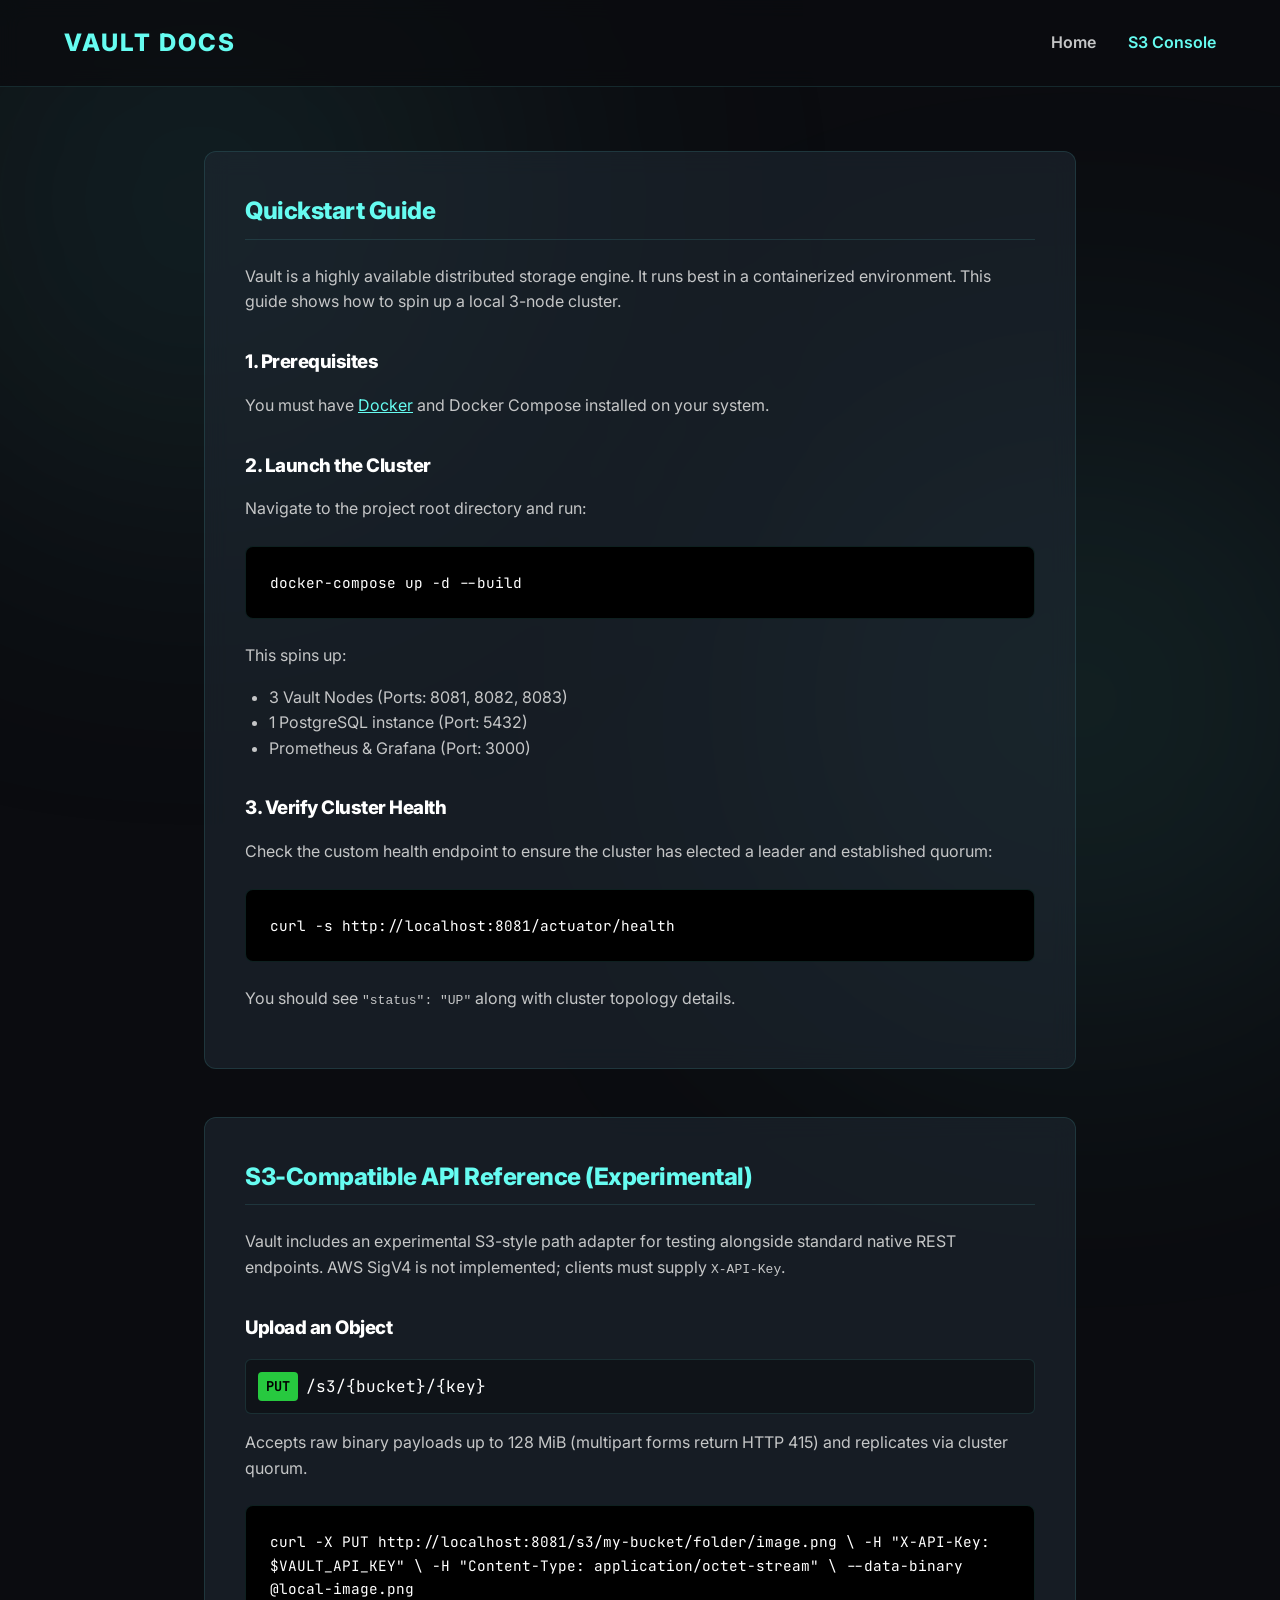
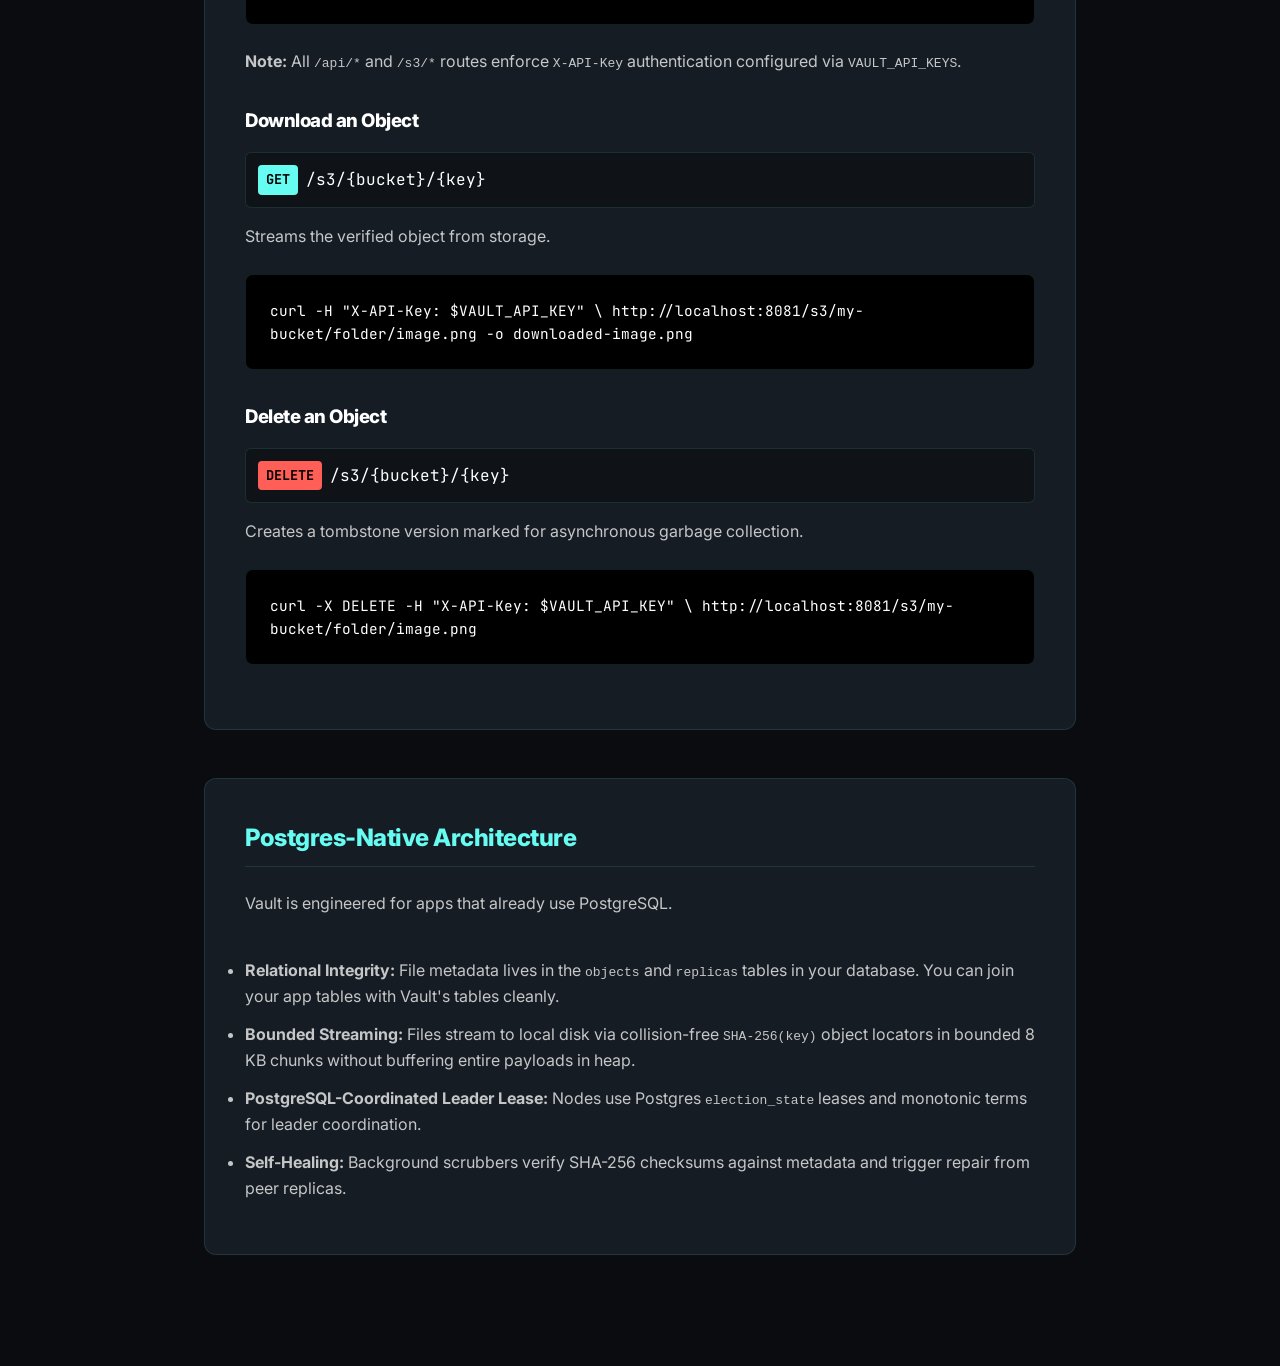
<file: website/docs.html>
<!DOCTYPE html>
<html lang="en">
<head>
    <meta charset="UTF-8">
    <meta name="viewport" content="width=device-width, initial-scale=1.0">
    <title>Vault Documentation</title>
    <link rel="stylesheet" href="styles.css">
    <link href="https://fonts.googleapis.com/css2?family=Inter:wght@300;400;600;800&family=JetBrains+Mono:wght@400;700&display=swap" rel="stylesheet">
    <style>
        .docs-container {
            max-width: 1000px;
            margin: 0 auto;
            padding: 4rem 5%;
        }
        .docs-section {
            background: var(--surface-color);
            backdrop-filter: blur(12px);
            -webkit-backdrop-filter: blur(12px);
            border: 1px solid var(--surface-border);
            border-radius: 12px;
            padding: 2.5rem;
            margin-bottom: 3rem;
        }
        .docs-section h2 {
            color: var(--primary-color);
            margin-bottom: 1.5rem;
            border-bottom: 1px solid var(--surface-border);
            padding-bottom: 0.5rem;
        }
        .docs-section h3 {
            color: #fff;
            margin: 2rem 0 1rem;
        }
        .docs-section p {
            margin-bottom: 1rem;
            color: var(--text-secondary);
        }
        .code-block {
            background: #000;
            border: 1px solid var(--surface-border);
            padding: 1.5rem;
            border-radius: 8px;
            overflow-x: auto;
            font-family: 'JetBrains Mono', monospace;
            font-size: 0.9rem;
            margin: 1.5rem 0;
            color: #fff;
        }
        .method {
            display: inline-block;
            padding: 0.25rem 0.5rem;
            border-radius: 4px;
            font-weight: bold;
            font-size: 0.85rem;
            margin-right: 0.5rem;
        }
        .method.post { background: #27c93f; color: #000; }
        .method.get { background: #66fcf1; color: #000; }
        .method.delete { background: #ff5f56; color: #000; }
        
        .api-endpoint {
            display: flex;
            align-items: center;
            background: rgba(0,0,0,0.3);
            padding: 0.75rem;
            border-radius: 6px;
            border: 1px solid var(--surface-border);
            margin-bottom: 1rem;
            font-family: 'JetBrains Mono', monospace;
        }
    </style>
</head>
<body>
    <nav class="navbar">
        <div class="logo">Vault Docs</div>
        <ul class="nav-links">
            <li><a href="index.html">Home</a></li>
            <li><a href="console.html" style="color: var(--primary-color); font-weight: 600;">S3 Console</a></li>
        </ul>
    </nav>

    <div class="docs-container">
        
        <div class="docs-section" id="quickstart">
            <h2>Quickstart Guide</h2>
            <p>Vault is a highly available distributed storage engine. It runs best in a containerized environment. This guide shows how to spin up a local 3-node cluster.</p>
            
            <h3>1. Prerequisites</h3>
            <p>You must have <a href="https://www.docker.com/products/docker-desktop/" target="_blank" style="color:var(--primary-color)">Docker</a> and Docker Compose installed on your system.</p>

            <h3>2. Launch the Cluster</h3>
            <p>Navigate to the project root directory and run:</p>
            <div class="code-block">docker-compose up -d --build</div>
            <p>This spins up:</p>
            <ul>
                <li style="color:var(--text-secondary); margin-left: 1.5rem;">3 Vault Nodes (Ports: 8081, 8082, 8083)</li>
                <li style="color:var(--text-secondary); margin-left: 1.5rem;">1 PostgreSQL instance (Port: 5432)</li>
                <li style="color:var(--text-secondary); margin-left: 1.5rem;">Prometheus & Grafana (Port: 3000)</li>
            </ul>

            <h3>3. Verify Cluster Health</h3>
            <p>Check the custom health endpoint to ensure the cluster has elected a leader and established quorum:</p>
            <div class="code-block">curl -s http://localhost:8081/actuator/health</div>
            <p>You should see <code>"status": "UP"</code> along with cluster topology details.</p>
        </div>

        <div class="docs-section" id="api">
            <h2>S3-Compatible API Reference (Experimental)</h2>
            <p>Vault includes an experimental S3-style path adapter for testing alongside standard native REST endpoints. AWS SigV4 is not implemented; clients must supply <code>X-API-Key</code>.</p>

            <h3>Upload an Object</h3>
            <div class="api-endpoint">
                <span class="method post">PUT</span>
                <span>/s3/{bucket}/{key}</span>
            </div>
            <p>Accepts raw binary payloads up to 128 MiB (multipart forms return HTTP 415) and replicates via cluster quorum.</p>
            <div class="code-block">curl -X PUT http://localhost:8081/s3/my-bucket/folder/image.png \
  -H "X-API-Key: $VAULT_API_KEY" \
  -H "Content-Type: application/octet-stream" \
  --data-binary @local-image.png</div>
            <p><strong>Note:</strong> All <code>/api/*</code> and <code>/s3/*</code> routes enforce <code>X-API-Key</code> authentication configured via <code>VAULT_API_KEYS</code>.</p>

            <h3>Download an Object</h3>
            <div class="api-endpoint">
                <span class="method get">GET</span>
                <span>/s3/{bucket}/{key}</span>
            </div>
            <p>Streams the verified object from storage.</p>
            <div class="code-block">curl -H "X-API-Key: $VAULT_API_KEY" \
  http://localhost:8081/s3/my-bucket/folder/image.png -o downloaded-image.png</div>

            <h3>Delete an Object</h3>
            <div class="api-endpoint">
                <span class="method delete">DELETE</span>
                <span>/s3/{bucket}/{key}</span>
            </div>
            <p>Creates a tombstone version marked for asynchronous garbage collection.</p>
            <div class="code-block">curl -X DELETE -H "X-API-Key: $VAULT_API_KEY" \
  http://localhost:8081/s3/my-bucket/folder/image.png</div>
        </div>

        <div class="docs-section" id="architecture">
            <h2>Postgres-Native Architecture</h2>
            <p>Vault is engineered for apps that already use PostgreSQL.</p>
            <br>
            <ul>
                <li style="color:var(--text-secondary); margin-bottom: 0.8rem;"><strong>Relational Integrity:</strong> File metadata lives in the <code>objects</code> and <code>replicas</code> tables in your database. You can join your app tables with Vault's tables cleanly.</li>
                <li style="color:var(--text-secondary); margin-bottom: 0.8rem;"><strong>Bounded Streaming:</strong> Files stream to local disk via collision-free <code>SHA-256(key)</code> object locators in bounded 8 KB chunks without buffering entire payloads in heap.</li>
                <li style="color:var(--text-secondary); margin-bottom: 0.8rem;"><strong>PostgreSQL-Coordinated Leader Lease:</strong> Nodes use Postgres <code>election_state</code> leases and monotonic terms for leader coordination.</li>
                <li style="color:var(--text-secondary); margin-bottom: 0.8rem;"><strong>Self-Healing:</strong> Background scrubbers verify SHA-256 checksums against metadata and trigger repair from peer replicas.</li>
            </ul>
        </div>
    </div>
</body>
</html>
</file>
<file: website/styles.css>
:root {
    --bg-color: #0b0c10;
    --surface-color: rgba(31, 40, 51, 0.6);
    --surface-border: rgba(69, 162, 158, 0.2);
    --primary-color: #66fcf1;
    --secondary-color: #45a29e;
    --text-primary: #ffffff;
    --text-secondary: #c5c6c7;
    --glow-spread: rgba(102, 252, 241, 0.4);
}

* {
    margin: 0;
    padding: 0;
    box-sizing: border-box;
}

html {
    scroll-behavior: smooth;
    scroll-padding-top: 100px; /* Fix for sticky navbar anchor obscuring */
}

body {
    font-family: 'Inter', sans-serif;
    background-color: var(--bg-color);
    color: var(--text-primary);
    line-height: 1.6;
    overflow-x: hidden;
}

/* Background elements for depth */
body::before, body::after {
    content: '';
    position: fixed;
    width: 600px;
    height: 600px;
    border-radius: 50%;
    filter: blur(150px);
    z-index: -1;
}

body::before {
    top: -100px;
    left: -100px;
    background: rgba(69, 162, 158, 0.15);
}

body::after {
    bottom: -100px;
    right: -100px;
    background: rgba(102, 252, 241, 0.1);
}

/* Glassmorphism utility */
.glass {
    background: var(--surface-color);
    backdrop-filter: blur(12px);
    -webkit-backdrop-filter: blur(12px);
    border: 1px solid var(--surface-border);
    border-radius: 16px;
}

/* Typography */
h1, h2, h3 {
    font-weight: 800;
    letter-spacing: -0.5px;
}

.glow-text {
    font-size: 4rem;
    background: linear-gradient(90deg, #fff, var(--primary-color));
    -webkit-background-clip: text;
    -webkit-text-fill-color: transparent;
    text-shadow: 0 0 30px var(--glow-spread);
    margin-bottom: 1.5rem;
    line-height: 1.1;
}

.section-title {
    font-size: 2.5rem;
    text-align: center;
    margin-bottom: 3rem;
    color: var(--primary-color);
}

/* Navigation */
.navbar {
    display: flex;
    justify-content: space-between;
    align-items: center;
    padding: 1.5rem 5%;
    position: sticky;
    top: 0;
    z-index: 100;
    background: rgba(11, 12, 16, 0.8);
    backdrop-filter: blur(10px);
    border-bottom: 1px solid var(--surface-border);
}

.logo {
    font-size: 1.5rem;
    font-weight: 800;
    color: var(--primary-color);
    letter-spacing: 2px;
    text-transform: uppercase;
}

.nav-links {
    list-style: none;
    display: flex;
    gap: 2rem;
    align-items: center;
}

.nav-links a {
    color: var(--text-secondary);
    text-decoration: none;
    font-weight: 600;
    transition: color 0.3s ease;
}

.nav-links a:hover {
    color: var(--primary-color);
}

/* Buttons */
.btn {
    display: inline-block;
    padding: 0.8rem 1.5rem;
    border-radius: 8px;
    font-weight: 600;
    text-decoration: none;
    transition: all 0.3s ease;
    cursor: pointer;
    border: none;
}

.primary-btn {
    background: var(--primary-color);
    color: var(--bg-color);
    font-size: 1.1rem;
    padding: 1rem 2rem;
    box-shadow: 0 0 20px rgba(102, 252, 241, 0.3);
}

.primary-btn:hover {
    transform: translateY(-2px);
    box-shadow: 0 0 30px rgba(102, 252, 241, 0.5);
}

.primary-btn-sm {
    background: var(--primary-color);
    color: var(--bg-color);
    padding: 0.5rem 1rem;
}

.secondary-btn {
    background: transparent;
    color: var(--primary-color);
    border: 1px solid var(--primary-color);
    font-size: 1.1rem;
    padding: 1rem 2rem;
}

.secondary-btn:hover {
    background: rgba(102, 252, 241, 0.1);
}

/* Hero Section */
.hero {
    display: flex;
    align-items: center;
    justify-content: space-between;
    padding: 8rem 5%;
    min-height: 80vh;
}

.hero-content {
    flex: 1;
    max-width: 600px;
}

.hero-content p {
    font-size: 1.25rem;
    color: var(--text-secondary);
    margin-bottom: 2.5rem;
}

.hero-buttons {
    display: flex;
    gap: 1.5rem;
}

/* Floating 3D Cube Animation for Hero */
.hero-visual {
    flex: 1;
    display: flex;
    justify-content: center;
    align-items: center;
    perspective: 1000px;
}

.cube-container {
    width: 200px;
    height: 200px;
}

.cube {
    width: 100%;
    height: 100%;
    position: relative;
    transform-style: preserve-3d;
    animation: rotate 15s infinite linear;
}

.face {
    position: absolute;
    width: 200px;
    height: 200px;
    background: rgba(69, 162, 158, 0.2);
    border: 2px solid var(--primary-color);
    box-shadow: 0 0 20px var(--glow-spread) inset;
}

.front  { transform: translateZ(100px); }
.back   { transform: rotateY(180deg) translateZ(100px); }
.right  { transform: rotateY(90deg) translateZ(100px); }
.left   { transform: rotateY(-90deg) translateZ(100px); }
.top    { transform: rotateX(90deg) translateZ(100px); }
.bottom { transform: rotateX(-90deg) translateZ(100px); }

@keyframes rotate {
    0% { transform: rotateX(0) rotateY(0) rotateZ(0); }
    100% { transform: rotateX(360deg) rotateY(360deg) rotateZ(360deg); }
}

/* Sections */
section {
    padding: 6rem 5%;
}

/* Features Grid */
.features-grid {
    display: grid;
    grid-template-columns: repeat(auto-fit, minmax(250px, 1fr));
    gap: 2rem;
}

.feature-card {
    padding: 2.5rem;
    transition: transform 0.3s ease, border-color 0.3s ease;
}

.feature-card:hover {
    transform: translateY(-10px);
    border-color: var(--primary-color);
}

.feature-card .icon {
    font-size: 2.5rem;
    margin-bottom: 1.5rem;
}

.feature-card h3 {
    margin-bottom: 1rem;
    color: #fff;
    font-size: 1.25rem;
}

.feature-card p {
    color: var(--text-secondary);
    font-size: 0.95rem;
}

/* Architecture Section */
.architecture-section .arch-content {
    max-width: 800px;
    margin: 0 auto;
    padding: 3rem;
}

.arch-content p {
    margin-bottom: 1.5rem;
    font-size: 1.1rem;
    color: var(--text-secondary);
}

.arch-terminal {
    background: #000;
    border-radius: 8px;
    overflow: hidden;
    margin-top: 2rem;
    border: 1px solid var(--surface-border);
}

.terminal-header {
    background: #1f2833;
    padding: 0.5rem 1rem;
    display: flex;
    gap: 0.5rem;
}

.dot {
    width: 12px;
    height: 12px;
    border-radius: 50%;
}
.dot.red { background: #ff5f56; }
.dot.yellow { background: #ffbd2e; }
.dot.green { background: #27c93f; }

.terminal-body {
    padding: 1.5rem;
    font-family: 'JetBrains Mono', monospace;
    font-size: 0.9rem;
    overflow-x: auto;
}

.terminal-body .comment { color: #6a9955; }
.terminal-body .success { color: var(--primary-color); }

/* Quickstart */
.quickstart-steps {
    display: grid;
    grid-template-columns: repeat(auto-fit, minmax(300px, 1fr));
    gap: 2rem;
}

.step {
    padding: 2rem;
    text-align: center;
}

.step h3 {
    color: var(--primary-color);
    margin-bottom: 1rem;
}

.step p {
    color: var(--text-secondary);
    margin-bottom: 1.5rem;
}

.step code {
    display: block;
    background: rgba(0,0,0,0.5);
    padding: 1rem;
    border-radius: 6px;
    font-family: 'JetBrains Mono', monospace;
    color: #fff;
    border: 1px solid var(--surface-border);
}

/* Footer */
footer {
    text-align: center;
    padding: 3rem;
    border-top: 1px solid var(--surface-border);
    color: var(--text-secondary);
    margin-top: 4rem;
}

/* Responsive */
@media (max-width: 900px) {
    .hero {
        flex-direction: column;
        text-align: center;
        padding-top: 4rem;
    }
    
    .hero-content {
        margin-bottom: 4rem;
    }
    
    .hero-buttons {
        justify-content: center;
    }
    
    .nav-links {
        display: none; /* simple mobile hide for MVP */
    }
}
</file>
